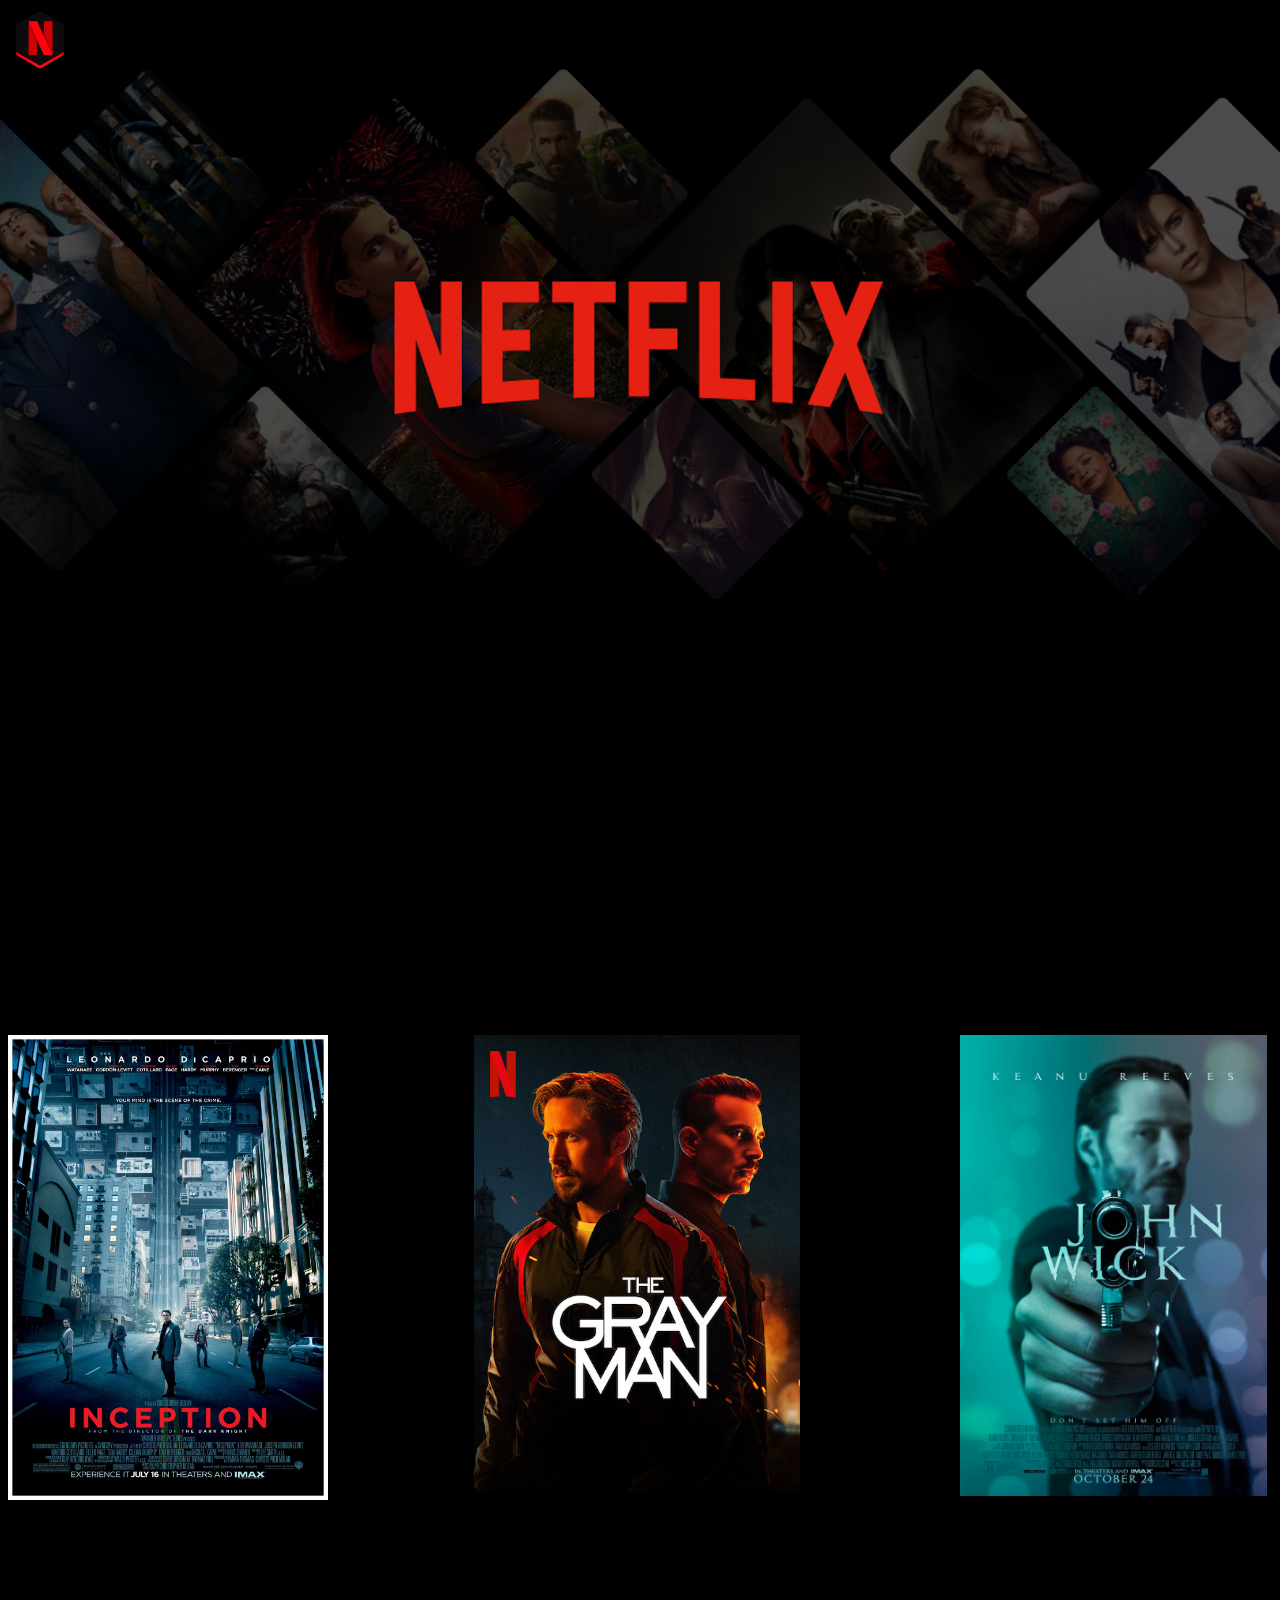
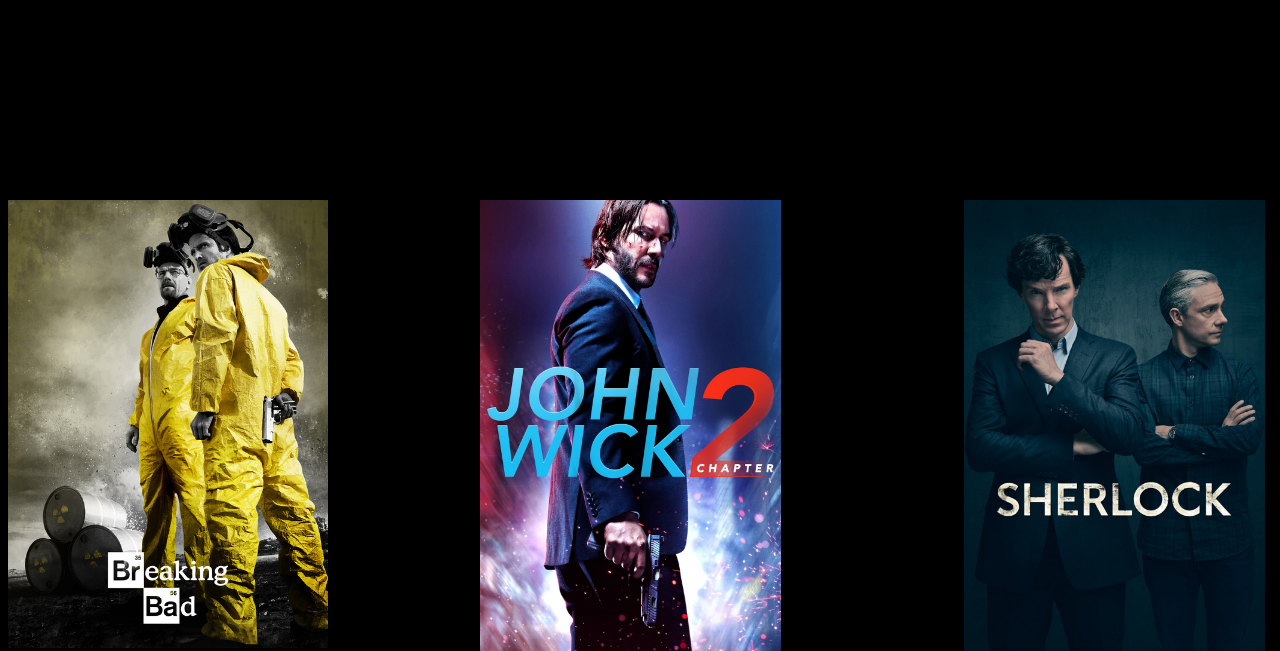
<file: index.html>
<!DOCTYPE html>
<html lang="en">
  <head>
    <meta charset="UTF-8" />
    <meta http-equiv="X-UA-Compatible" content="IE=edge" />
    <meta name="viewport" content="width=device-width, initial-scale=1.0" />
    <title>Netflix</title>
    <link rel="shortcut icon" href="images/favicon.png" type="image/x-icon" />
    <link rel="stylesheet" href="style.css" />
  </head>
  <body>
    <!-- Inception -->
    <div id="Inception">
      <a href="Movies/inception.html" target="_blank"
        ><img
          class="inception_poster"
          src="images/Inception/Poster.jpg"
          alt="Inception Poster"
      /></a>
    </div>
    <!-- The Gray Man -->
    <div id="The Gray Man">
      <a href="Movies/thegrayman.html" target="_blank"
        ><img
          class="thegrayman_poster"
          src="images/The Gray Man/poster.jpg"
          alt="The Gray Man Poster"
      /></a>
    </div>

    <!-- John Wick Chapter 1 -->
    <div id="John Wick Chapter 1">
      <a href="Movies/johnwickone.html" target="_blank"
        ><img
          class="johnwickoneposter"
          src="images/John Wick/Chapter 1/Poster"
          alt="John Wick Chapter 1 Poster"
      /></a>
    </div>

    <!-- Breaking Bad -->
    <div id="Breaking Bad">
      <a href="Movies/breakingbad.html" target="_blank"
        ><img
          class="breakingbadposter"
          src="images/Breaking Bad/Poster.jpeg"
          alt="Breaking Bad Poster"
      /></a>
    </div>

    <!-- John Wick chapter 2 -->
    <div id="John Wick Chapter 2">
      <a href="Movies/johnwicktwo.html" target="_blank"
        ><img
          class="johnwicktwoposter"
          src="images/John Wick/Chapter 2/Poster.jpg"
          alt="John Wick Chapter 2 Poster"
      /></a>
    </div>

    <div id="Sherlock">
      <a target="_blank" href="Movies/sherlock.html"
        ><img class="sherlockposter" src="../images/Sherlock/Poster.jpg" alt=""
      /></a>
    </div>

    <!-- Home Button -->
    <a href="index.html"
      ><img class="homebtn" src="images/logo.png" alt="Netflix logo" width="5%"
    /></a>
  </body>
</html>
</file>
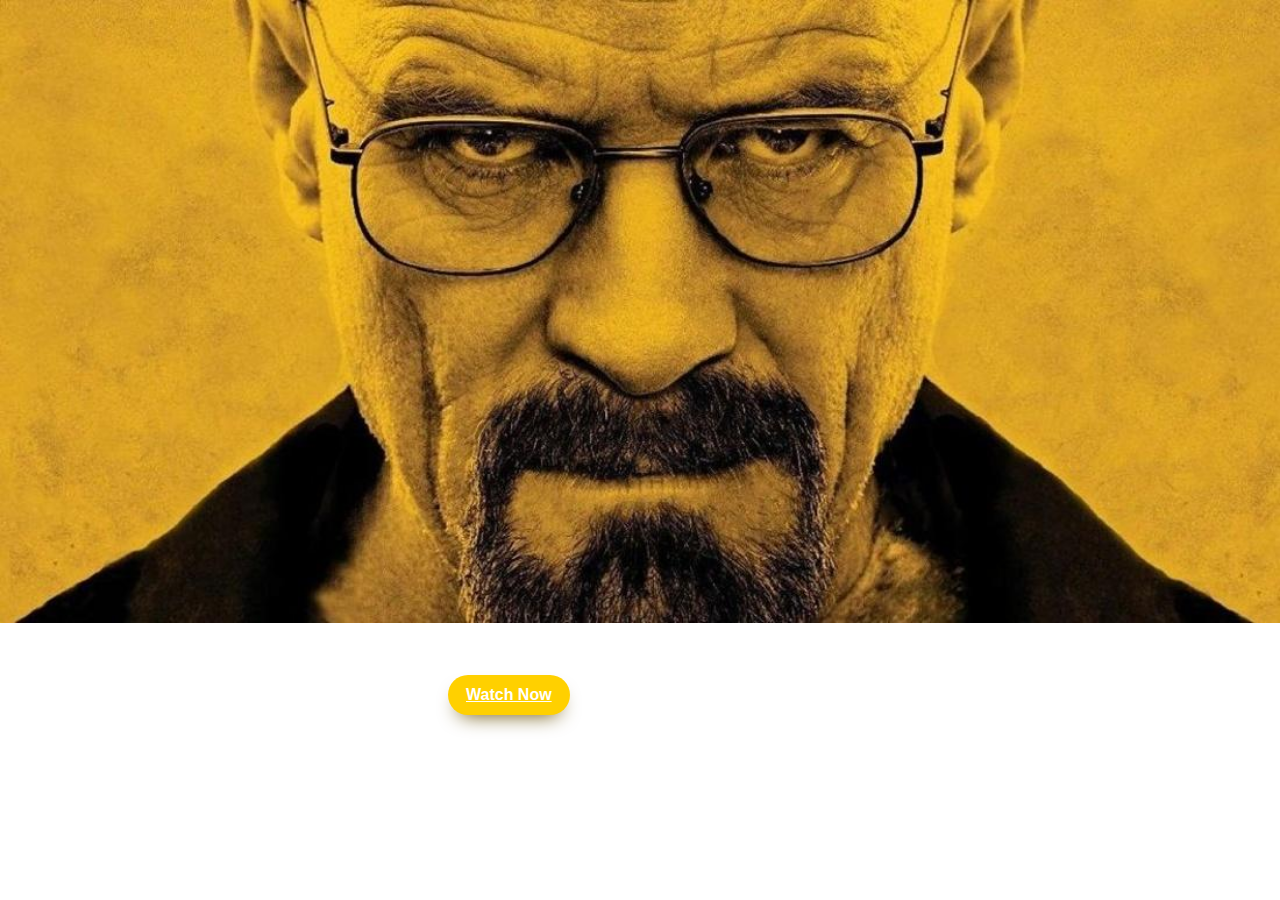
<file: Movies/breakingbad.html>
<!DOCTYPE html>
<html lang="en">
  <head>
    <meta charset="UTF-8" />
    <meta http-equiv="X-UA-Compatible" content="IE=edge" />
    <meta name="viewport" content="width=device-width, initial-scale=1.0" />
    <title>Breaking Bad</title>
    <link rel="shortcut icon" href="favicon.png" type="image/x-icon" />
    <style>
      body {
        background-image: url("../images/Breaking Bad/Banner.jpg");
        background-repeat: no-repeat;
        background-size: cover;
      }

      .button-34 {
        position: absolute;
        top: 75%;
        left: 35%;
        background: #ffd000;
        border-radius: 999px;
        box-shadow: #664e01 0 10px 20px -10px;
        box-sizing: border-box;
        color: #ffffff;
        cursor: pointer;
        font-family: Inter, Helvetica, "Apple Color Emoji", "Segoe UI Emoji",
          NotoColorEmoji, "Noto Color Emoji", "Segoe UI Symbol", "Android Emoji",
          EmojiSymbols, -apple-system, system-ui, "Segoe UI", Roboto,
          "Helvetica Neue", "Noto Sans", sans-serif;
        font-size: 16px;
        font-weight: 700;
        line-height: 24px;
        opacity: 1;
        outline: 0 solid transparent;
        padding: 8px 18px;
        user-select: none;
        -webkit-user-select: none;
        touch-action: manipulation;
        width: fit-content;
        word-break: break-word;
        border: 0;
      }
    </style>
  </head>
  <body>
    <a class="button-34" href="">Watch Now</a>
  </body>
</html>
</file>
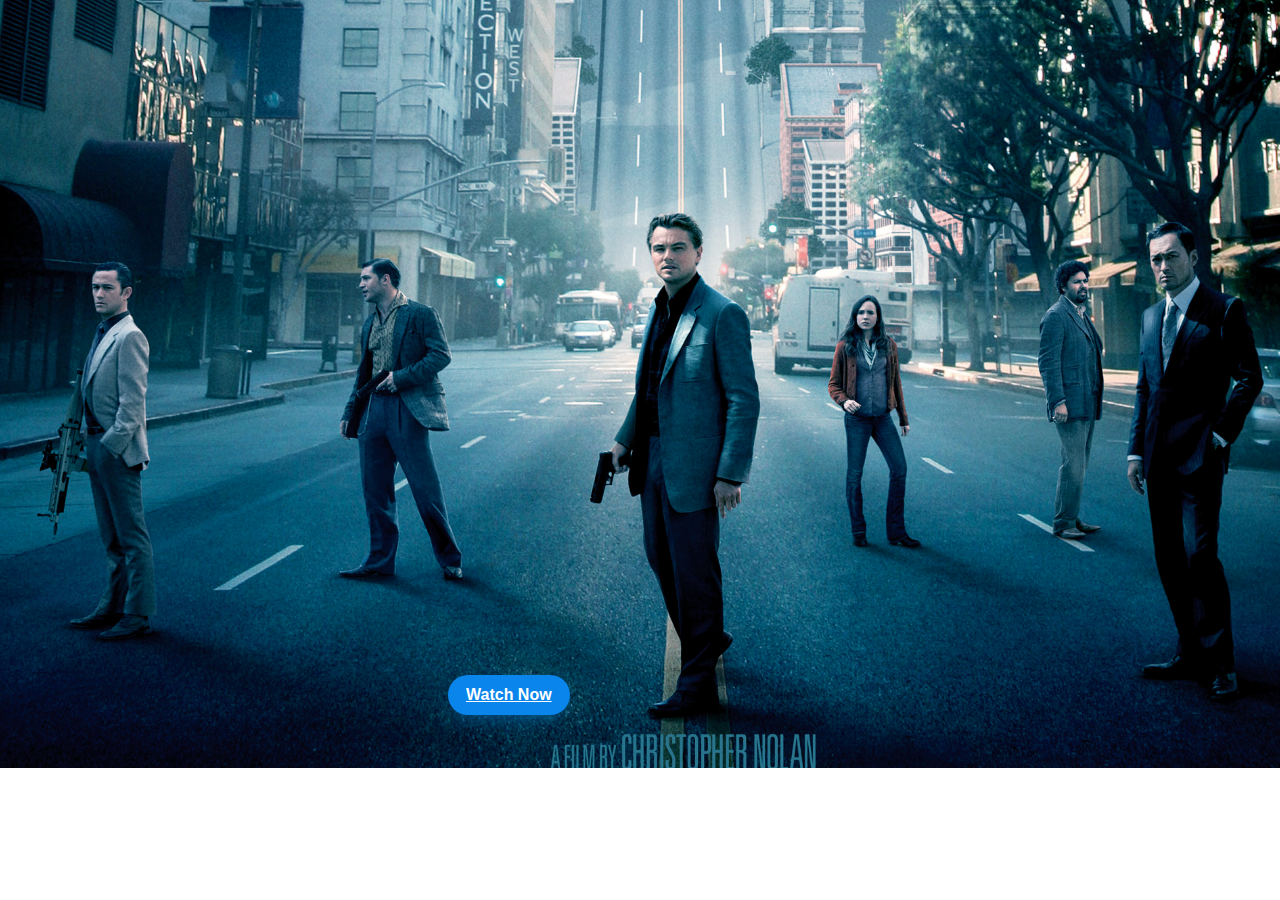
<file: Movies/inception.html>
<!DOCTYPE html>
<html lang="en">
  <head>
    <meta charset="UTF-8" />
    <meta http-equiv="X-UA-Compatible" content="IE=edge" />
    <meta name="viewport" content="width=device-width, initial-scale=1.0" />
    <title>Inception</title>
    <link
      rel="shortcut icon"
      href="../images/favicon.png"
      type="image/x-icon"
    />

    <style>
      body {
        background-image: url("../images/Inception/bg.png");
        background-repeat: no-repeat;
      }

      .button-34 {
        position: absolute;
        top: 75%;
        left: 35%;
        background: #0a85eb;
        border-radius: 999px;
        box-shadow: #0366a8 0 10px 20px -10px;
        box-sizing: border-box;
        color: #ffffff;
        cursor: pointer;
        font-family: Inter, Helvetica, "Apple Color Emoji", "Segoe UI Emoji",
          NotoColorEmoji, "Noto Color Emoji", "Segoe UI Symbol", "Android Emoji",
          EmojiSymbols, -apple-system, system-ui, "Segoe UI", Roboto,
          "Helvetica Neue", "Noto Sans", sans-serif;
        font-size: 16px;
        font-weight: 700;
        line-height: 24px;
        opacity: 1;
        outline: 0 solid transparent;
        padding: 8px 18px;
        user-select: none;
        -webkit-user-select: none;
        touch-action: manipulation;
        width: fit-content;
        word-break: break-word;
        border: 0;
      }
    </style>
  </head>
  <body>
    <a href="inceptionplayer.html" class="button-34">Watch Now</a>
  </body>
</html>
</file>
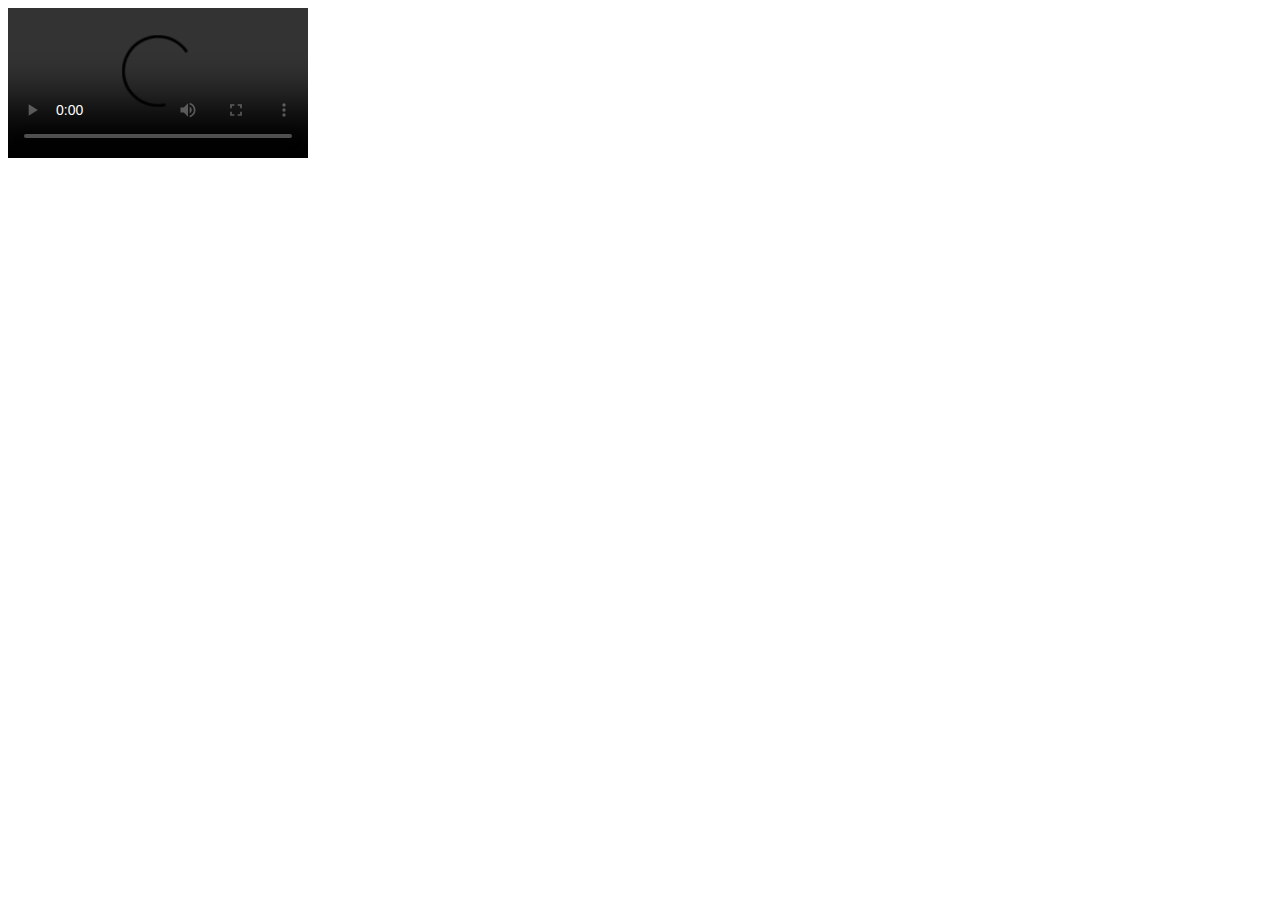
<file: Movies/inceptionplayer.html>
<!DOCTYPE html>
<html lang="en">
  <head>
    <meta charset="UTF-8" />
    <meta http-equiv="X-UA-Compatible" content="IE=edge" />
    <meta name="viewport" content="width=device-width, initial-scale=1.0" />
    <title>Inception</title>
    <link rel="shortcut icon" href="favicon.png" type="image/x-icon" />
  </head>
  <body>
    <video controls>
      <source src="" type="video/mp4" />
    </video>
  </body>
</html>
</file>
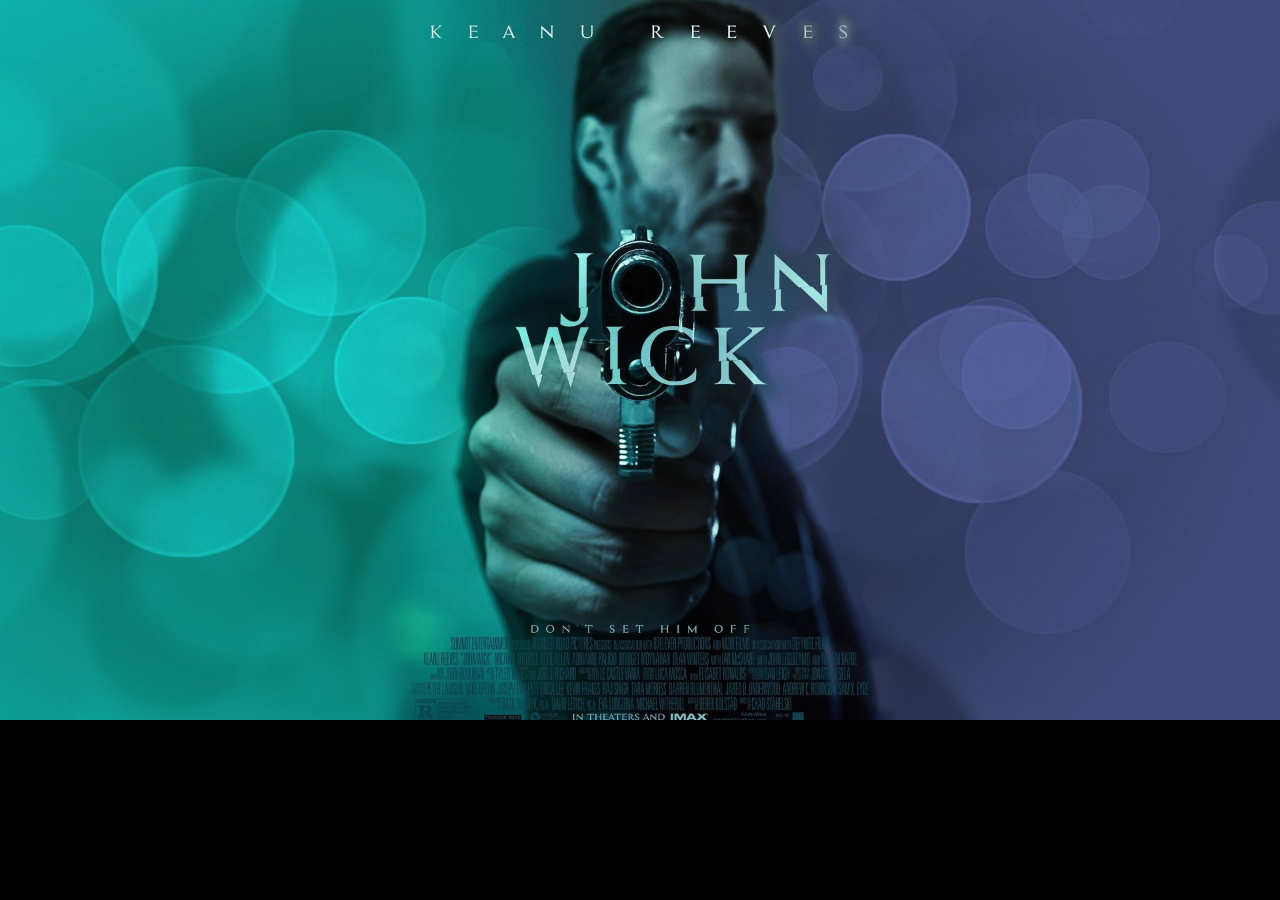
<file: Movies/johnwickone.html>
<!DOCTYPE html>
<html lang="en">
  <head>
    <meta charset="UTF-8" />
    <meta http-equiv="X-UA-Compatible" content="IE=edge" />
    <meta name="viewport" content="width=device-width, initial-scale=1.0" />
    <title>John Wick Chapter One</title>
    <link
      rel="shortcut icon"
      href="../images/favicon.png"
      type="image/x-icon"
    />

    <style>
      body {
        background-color: black;
        background-image: url("../images/John Wick/Chapter 1/banner.jpg");
        background-repeat: no-repeat;
        background-size: cover;
      }
    </style>
  </head>
  <body></body>
</html>
</file>
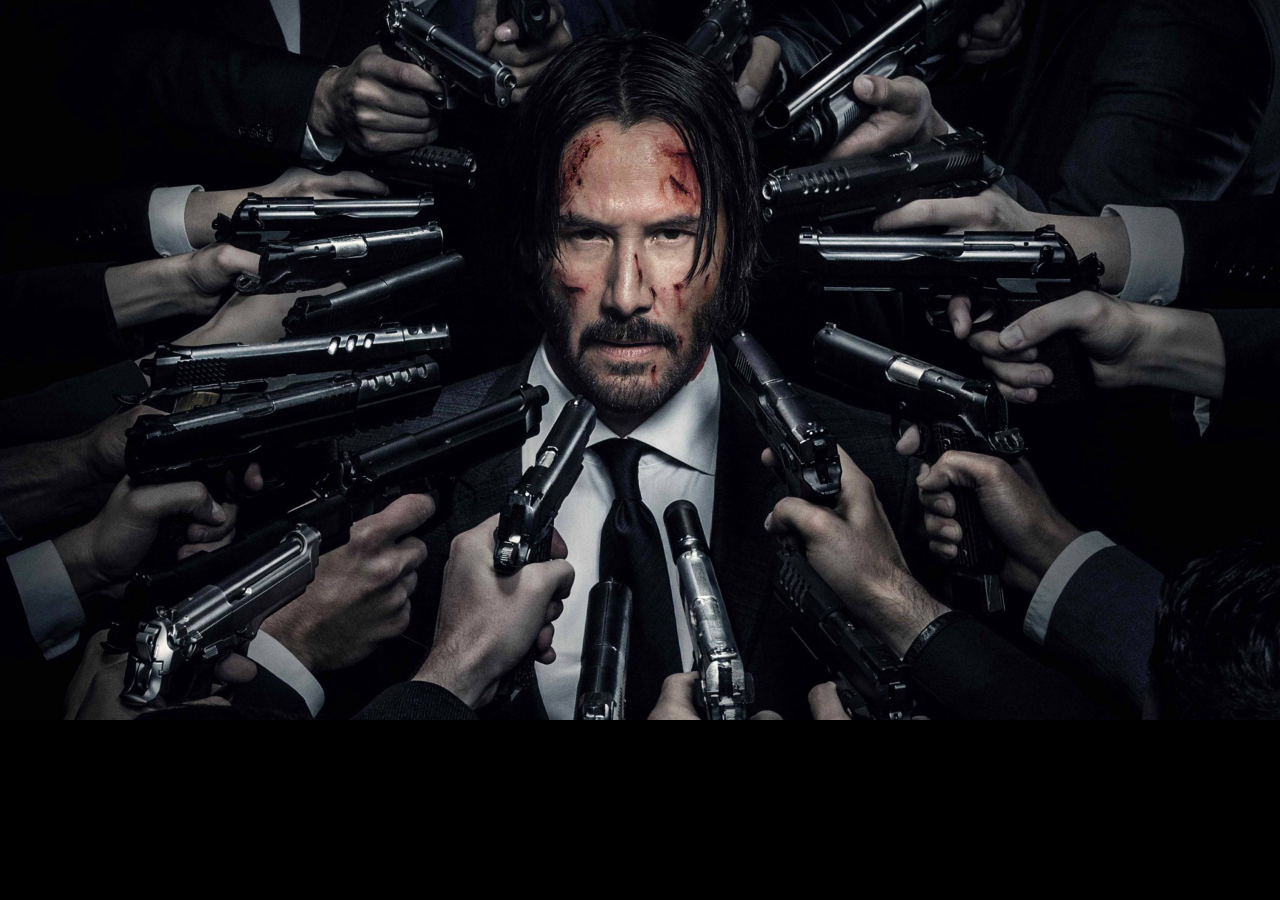
<file: Movies/johnwicktwo.html>
<!DOCTYPE html>
<html lang="en">
  <head>
    <meta charset="UTF-8" />
    <meta http-equiv="X-UA-Compatible" content="IE=edge" />
    <meta name="viewport" content="width=device-width, initial-scale=1.0" />
    <title>John Wick Chapter 2</title>
    <link
      rel="shortcut icon"
      href="../images/favicon.png"
      type="image/x-icon"
    />

    <style>
      body {
        background-color: black;
        background-image: url("../images/John Wick/Chapter 2/Banner.jpg");
        background-repeat: no-repeat;
        background-size: cover;
      }
    </style>
  </head>
  <body></body>
</html>
</file>
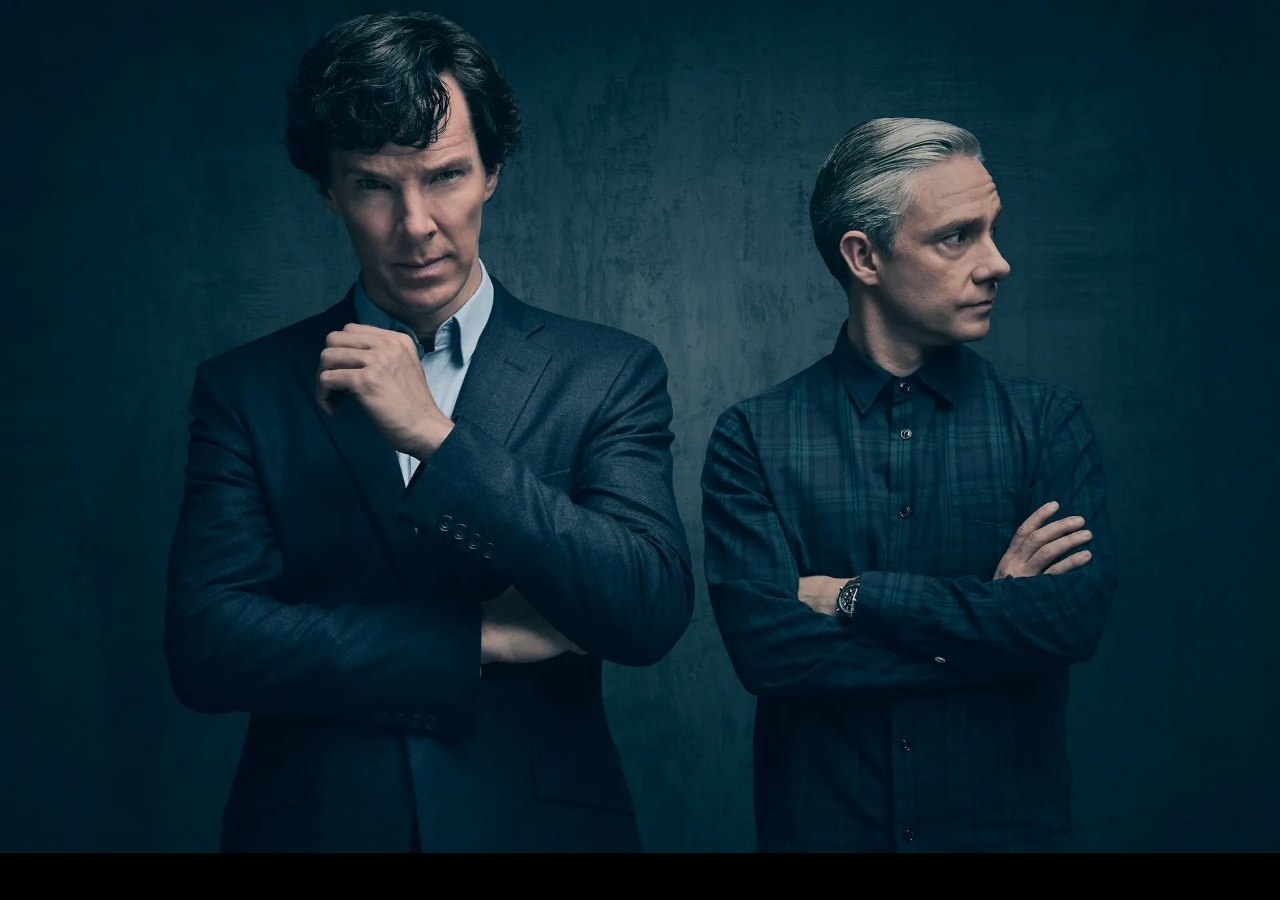
<file: Movies/sherlock.html>
<!DOCTYPE html>
<html lang="en">
  <head>
    <meta charset="UTF-8" />
    <meta http-equiv="X-UA-Compatible" content="IE=edge" />
    <meta name="viewport" content="width=device-width, initial-scale=1.0" />
    <title>Sherlock</title>
    <link
      rel="shortcut icon"
      href="../images/favicon.png"
      type="image/x-icon"
    />
    <style>
      body {
        background-image: url("../images/Sherlock/banner.webp");
        background-repeat: no-repeat;
        background-color: black;
        background-size: cover;
      }
    </style>
  </head>
  <body></body>
</html>
</file>
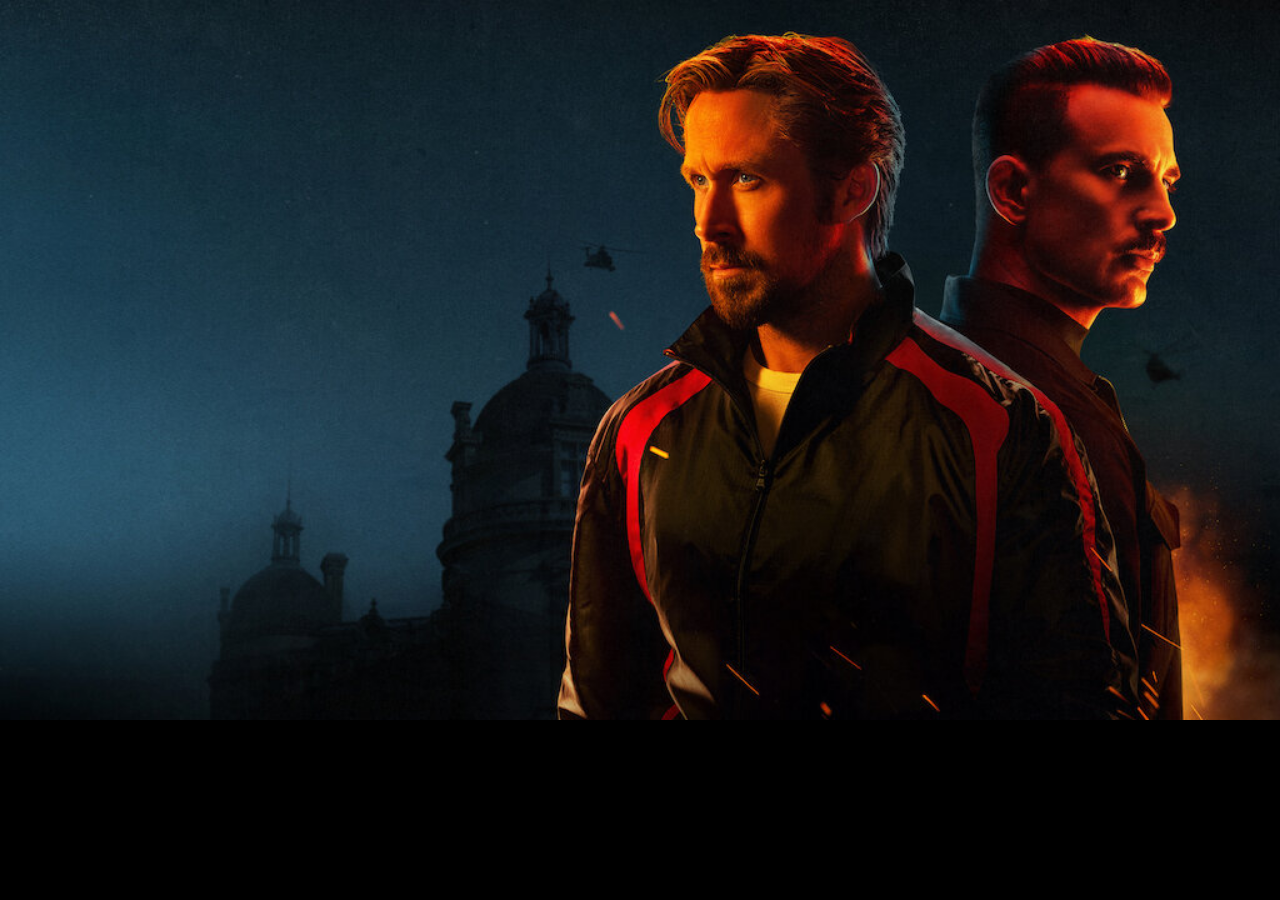
<file: Movies/thegrayman.html>
<!DOCTYPE html>
<html lang="en">
  <head>
    <meta charset="UTF-8" />
    <meta http-equiv="X-UA-Compatible" content="IE=edge" />
    <meta name="viewport" content="width=device-width, initial-scale=1.0" />
    <title>The Gray Man</title>
    <link
      rel="shortcut icon"
      href="../images/favicon.png"
      type="image/x-icon"
    />

    <style>
      body {
        background-color: black;
        background-image: url("../images/The Gray Man/banner.jpg");
        background-repeat: no-repeat;
        background-size: cover;
      }
    </style>
  </head>
  <body></body>
</html>
</file>
<file: style.css>
body {
  background-color: black;
  background-repeat: no-repeat;
  background-image: url("images/bg.jpeg");
  background-size: contain;
  height: 2000px;
}

.homebtn {
  position: fixed;
}

/*Inception*/
.inception_poster {
  position: absolute;
  top: 115%;
  left: 8px;
  width: 25%;
}

/**The Gray Man**/
.thegrayman_poster {
  position: absolute;
  top: 115%;
  left: 37%;
  width: 25.5%;
}

/*John Wick 1*/
.johnwickoneposter {
  position: absolute;
  top: 115%;
  right: 1%;
  width: 24%;
}

/*Breaking Bad*/
.breakingbadposter {
  position: absolute;
  top: 200%;
  left: 8px;
  width: 25%;
}

/* John Wick Chapte 2 */
.johnwicktwoposter {
  position: absolute;
  top: 200%;
  left: 37.5%;
  width: 23.5%;
}

/* Sherlock Poster */
.sherlockposter {
  position: absolute;
  top: 200%;
  right: 15px;
  width: 23.5%;
}
</file>
